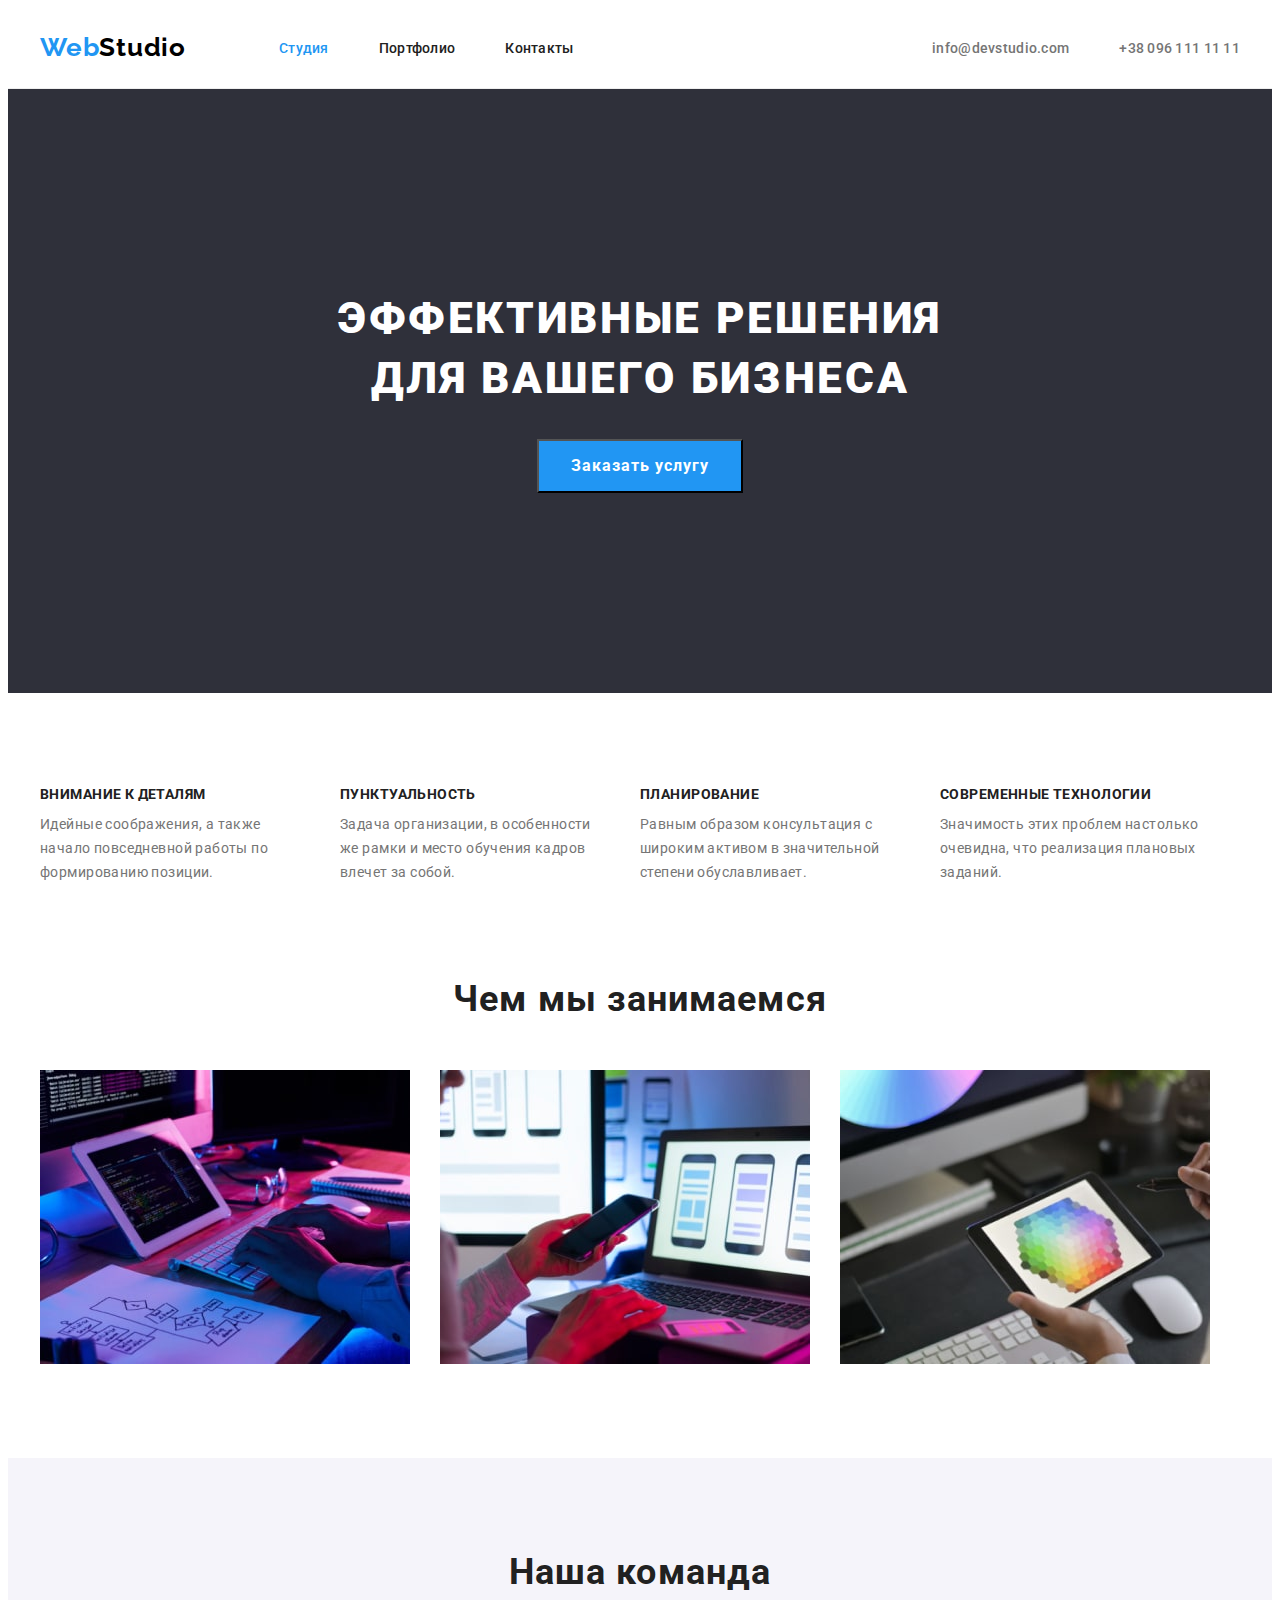
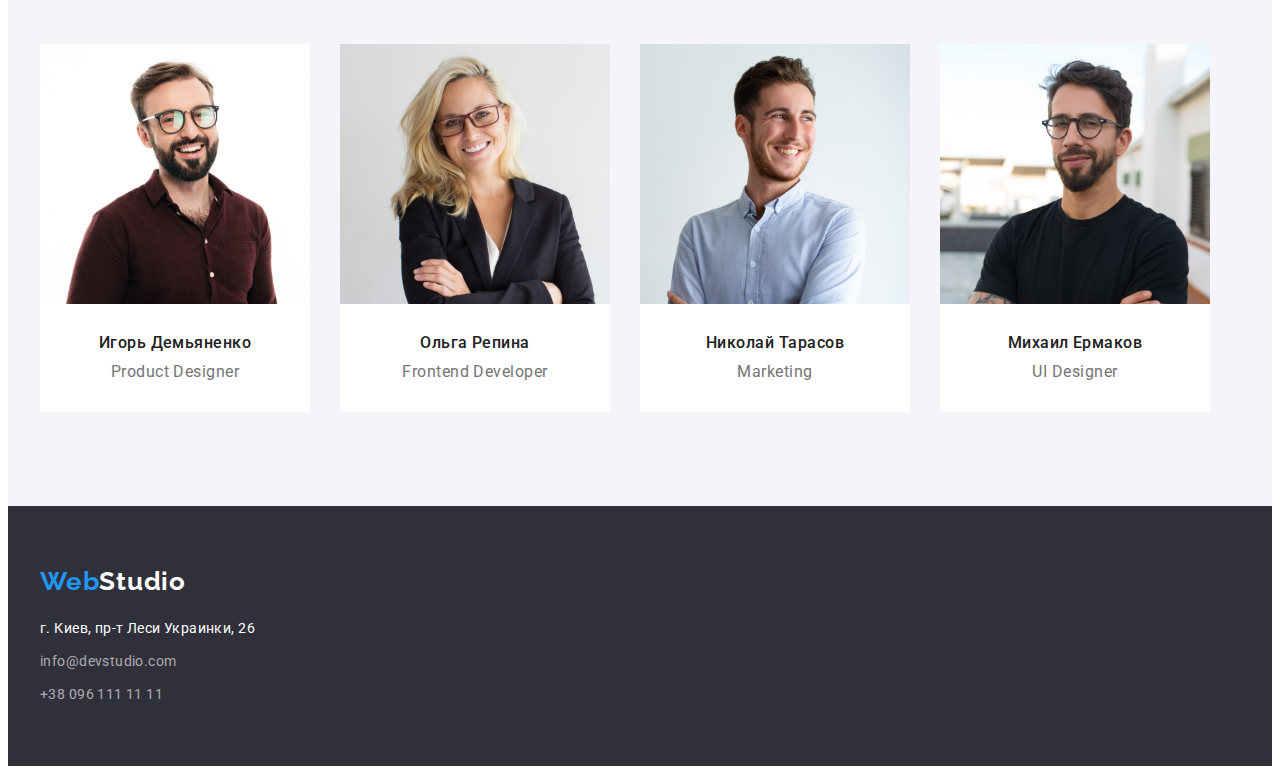
<file: index.html>
<!DOCTYPE html>
<html lang="ru">

<head>
    <meta charset="UTF-8">
    <meta http-equiv="X-UA-Compatible" content="IE=edge">
    <meta name="viewport" content="width=device-width, initial-scale=1.0">
    <title>WebStudio</title>
    <link rel="preconnect" href="https://fonts.googleapis.com">
    <link rel="preconnect" href="https://fonts.gstatic.com" crossorigin>
    <link href="https://fonts.googleapis.com/css2?family=Raleway:wght@700&family=Roboto:wght@400;500;700;900&display=swap" rel="stylesheet">
    <link rel="stylesheet" href="https://cdnjs.cloudflare.com/ajax/libs/modern-normalize/1.1.0/modern-normalize.min.css" integrity="sha512-wpPYUAdjBVSE4KJnH1VR1HeZfpl1ub8YT/NKx4PuQ5NmX2tKuGu6U/JRp5y+Y8XG2tV+wKQpNHVUX03MfMFn9Q==" crossorigin="anonymous" referrerpolicy="no-referrer"
    />
    <link rel="stylesheet" href="./css/styles.css">
</head>

<body>
    <header class="header">
        <div class="container">
            <nav class="header-nav">
                <a href="/" class="header-logo link"><span>Web</span>Studio</a>
                <ul class="nav-list list">
                    <li class="nav-button">
                        <a href="./index.html" class="nav-a nav-a-active">Студия</a>
                    </li>
                    <li class="nav-button">
                        <a href="./portfolio.html" class="nav-a">Портфолио</a>
                    </li>
                    <li class="nav-button">
                        <a href="" class="nav-a">Контакты</a>
                    </li>
                </ul>
                <ul class="header-contacts list">
                    <li class="nav-address">
                        <a href="mailto:info@devstudio.com" class="contacts link">info@devstudio.com</a>
                    </li>
                    <li class="nav-address">
                        <a href="tel:+380961111111" class="contacts link">+38 096 111 11 11</a>
                    </li>
                </ul>
            </nav>
        </div>
    </header>
    <main>
        <section class="hero">
            <div class="container">
                <h1 class="hero-titel">Эффективные решения для вашего бизнеса</h1>
                <button type="button" class="hero-btn">Заказать услугу</button>
            </div>
        </section>
        <section class="benefites-section">
            <div class="container">
                <h2 class="visualli-hidden">Наши приемущества</h2>
                <ul class="benefites list">
                    <li class="benefites-li">
                        <h3 class="benefites-titel">Внимание к деталям</h3>
                        <p class="benefites-text">Идейные соображения, а также начало повседневной работы по формированию позиции.
                        </p>
                    </li>
                    <li class="benefites-li">
                        <h3 class="benefites-titel">Пунктуальность</h3>
                        <p class="benefites-text">Задача организации, в особенности же рамки и место обучения кадров влечет за собой.
                        </p>
                    </li>
                    <li class="benefites-li">
                        <h3 class="benefites-titel">Планирование</h3>
                        <p class="benefites-text">Равным образом консультация с широким активом в значительной степени обуславливает.
                        </p>
                    </li>
                    <li class="benefites-li">
                        <h3 class="benefites-titel">Современные технологии</h3>
                        <p class="benefites-text">Значимость этих проблем настолько очевидна, что реализация плановых заданий.
                        </p>
                    </li>
                </ul>
            </div>
        </section>
        <section class="sphere-section">
            <div class="container">
                <h2 class="section-titel">Чем мы занимаемся</h2>
                <ul class="spheres list">
                    <li class="sphere">
                        <img src="./images/activity/activity_1.jpg" width="370" alt="разработка сайтов">
                    </li>
                    <li class="sphere">
                        <img src="./images/activity/activity_2.jpg" width="370" alt="разработка приложений для смартфонов">
                    </li>
                    <li class="sphere">
                        <img src="./images/activity/activity_3.jpg" width="370" alt="разработка дизайна">
                    </li>
                </ul>
            </div>
        </section>
        <section class="collective">
            <div class="container">
                <h2 class="section-titel">Наша команда</h2>
                <ul class="collective-cards list">
                    <li class="collective-card">
                        <img src="./images/command/Igor_Demianenko_1.jpg" width="270" alt="фотография Игоря Демьяненко">
                        <h3 class="worker-name">Игорь Демьяненко</h3>
                        <p class="worker-position">
                            <span lang="en">Product Designer</span>
                        </p>
                    </li>
                    <li class="collective-card">
                        <img src="./images/command/Olga_Repina_2.jpg" width="270" alt="фотография Ольги Репиной">
                        <h3 class="worker-name">Ольга Репина</h3>
                        <p class="worker-position">
                            <span lang="en">Frontend Developer</span>
                        </p>
                    </li>
                    <li class="collective-card">
                        <img src="./images/command/Nikolai_Tarasov_3.jpg" width="270" alt="фотография Николая Тарасова">
                        <h3 class="worker-name">Николай Тарасов</h3>
                        <p class="worker-position">
                            <span lang="en">Marketing</span>
                        </p>
                    </li>
                    <li class="collective-card">
                        <img src="./images/command/Michail_Ermakov_4.jpg" width="270" alt="фотография Михаила Ермакова">
                        <h3 class="worker-name">Михаил Ермаков</h3>
                        <p class="worker-position">
                            <span lang="en">UI Designer</span>
                        </p>
                    </li>
                </ul>
            </div>
        </section>
    </main>
    <footer class="footer">
        <div class="container">
            <a href="/" class="footer-logo"><span>Web</span>Studio</a>
            <address>
                <ul class="footer-list list">
                    <li class="footer-contacts"><a href="" class="address link">
                            <p> г. Киев, пр-т Леси Украинки, 26</p>
                        </a></li>
                    <li class="footer-contacts"><a href="mailto:info@devstudio.com"
                            class="address link">info@devstudio.com</a></li>
                    <li class="footer-contacts"><a href="tel:+380961111111" class="address link">+38 096 111 11 11</a>
                    </li>
                </ul>
            </address>
        </div>
    </footer>
</body>

</html>
</file>
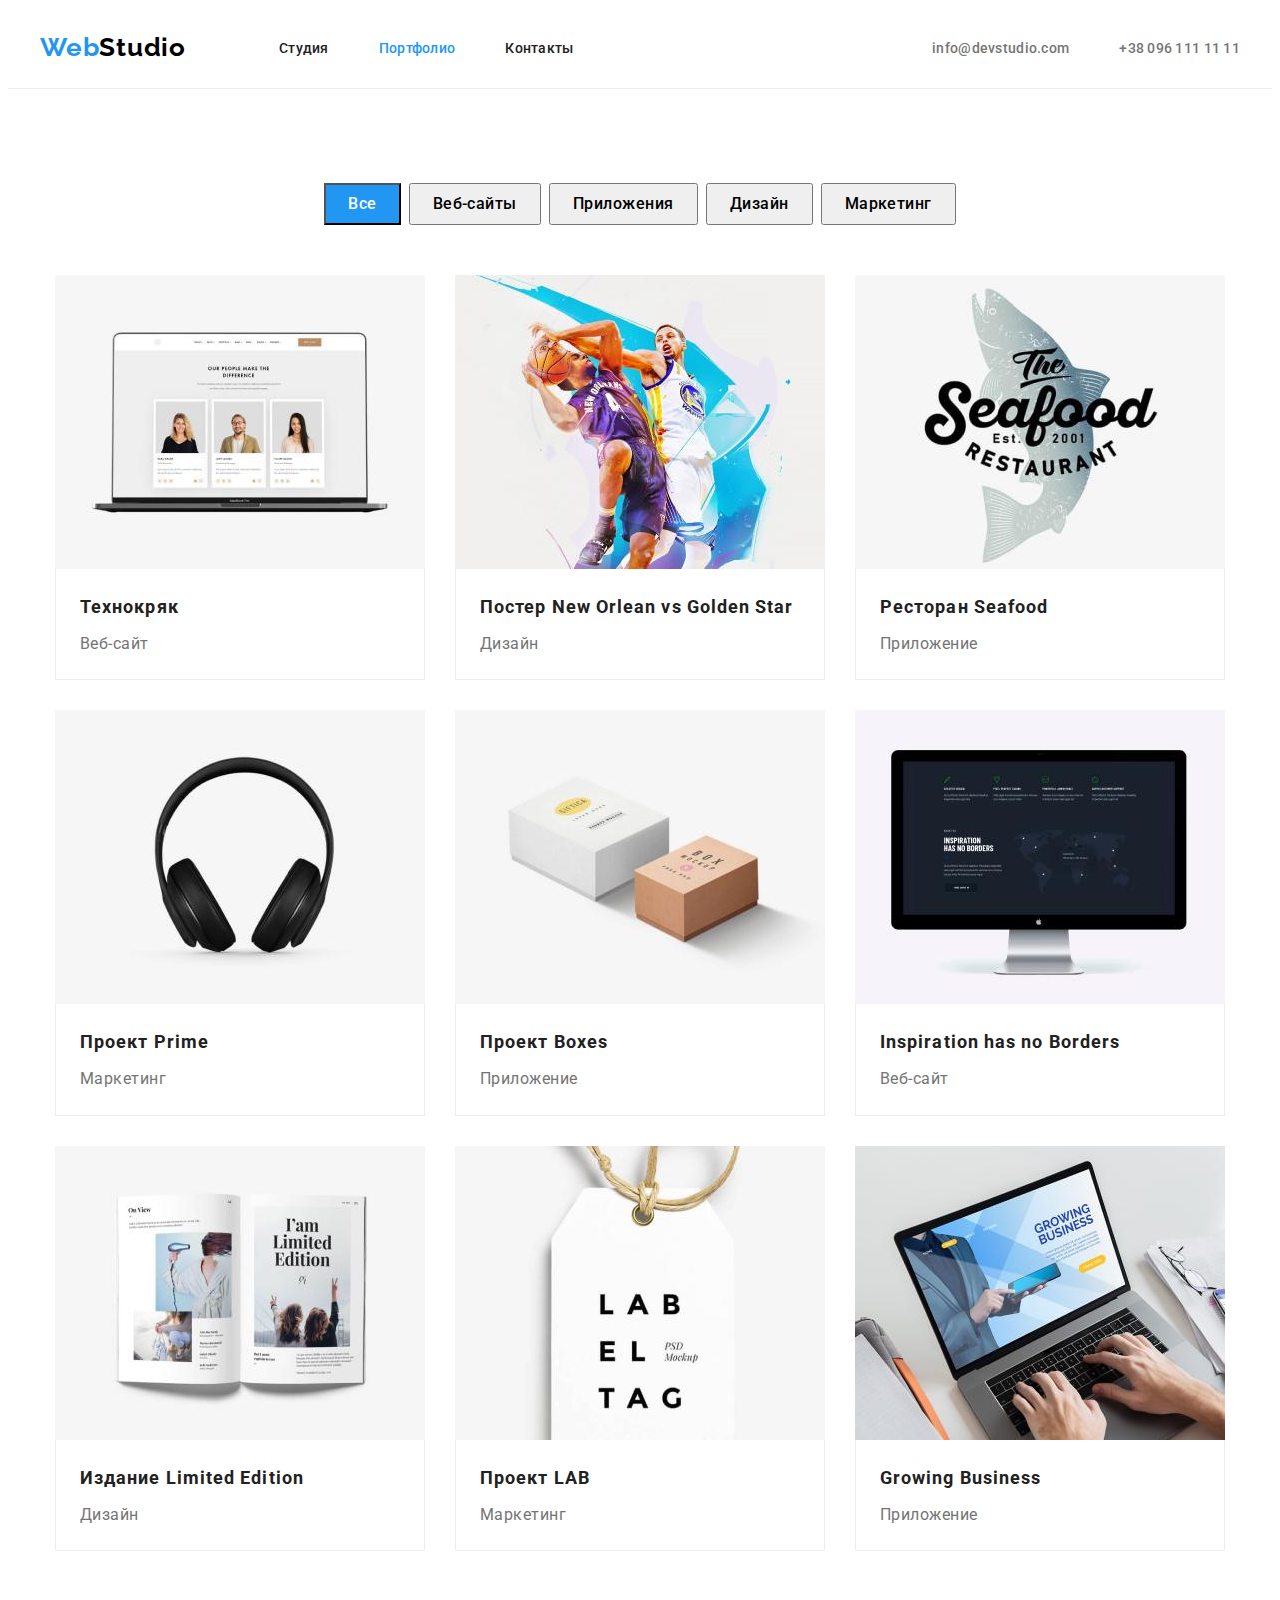
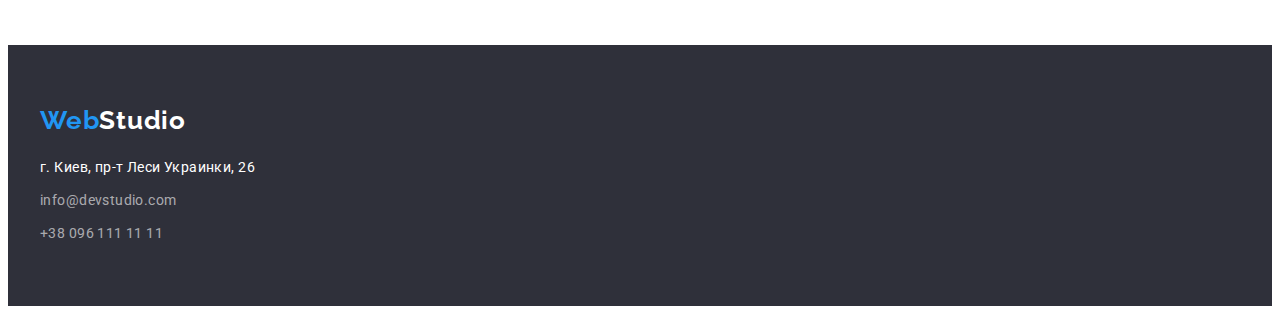
<file: portfolio.html>
<!DOCTYPE html>
<html lang="ru">

<head>
    <meta charset="UTF-8">
    <meta http-equiv="X-UA-Compatible" content="IE=edge">
    <meta name="viewport" content="width=device-width, initial-scale=1.0">
    <title>Portfolio</title>
    <link rel="preconnect" href="https://fonts.googleapis.com">
    <link rel="preconnect" href="https://fonts.gstatic.com" crossorigin>
    <link href="https://fonts.googleapis.com/css2?family=Raleway:wght@700&family=Roboto:wght@400;500;700;900&display=swap" rel="stylesheet">
    <link rel="stylesheet" href="https://cdnjs.cloudflare.com/ajax/libs/modern-normalize/1.1.0/modern-normalize.min.css" integrity="sha512-wpPYUAdjBVSE4KJnH1VR1HeZfpl1ub8YT/NKx4PuQ5NmX2tKuGu6U/JRp5y+Y8XG2tV+wKQpNHVUX03MfMFn9Q==" crossorigin="anonymous" referrerpolicy="no-referrer"
    />
    <link rel="stylesheet" href="./css/styles.css">
</head>

<body>
    <header class="header">
        <div class="container">
            <nav class="header-nav">
                <a href="/" class="header-logo link"><span>Web</span>Studio</a>
                <ul class="nav-list list">
                    <li class="nav-button">
                        <a href="./index.html" class="nav-a">Студия</a>
                    </li>
                    <li class="nav-button">
                        <a href="./portfolio.html" class="nav-a nav-a-active">Портфолио</a>
                    </li>
                    <li class="nav-button">
                        <a href="" class="nav-a">Контакты</a>
                    </li>
                </ul>
                <ul class="header-contacts list">
                    <li class="nav-address">
                        <a href="mailto:info@devstudio.com" class="contacts link">info@devstudio.com</a>
                    </li>
                    <li class="nav-address">
                        <a href="tel:+380961111111" class="contacts link">+38 096 111 11 11</a>
                    </li>
                </ul>
            </nav>
        </div>
    </header>
    <main>
        <h1 class="visualli-hidden">Наше портфолио</h1>
        <section class="filter">
            <div class="container">
                <h2 class="visualli-hidden">Фильтр</h2>
                <ul class="filter-group list">
                    <li class="button-li">
                        <button type="button" class="filter-button filter-button-active">Все</button>
                    </li>
                    <li class="button-li">
                        <button type="button" class="filter-button">Веб-сайты</button>
                    </li>
                    <li class="button-li">
                        <button type="button" class="filter-button">Приложения</button>
                    </li>
                    <li class="button-li">
                        <button type="button" class="filter-button">Дизайн</button>
                    </li>
                    <li class="button-li">
                        <button type="button" class="filter-button">Маркетинг</button>
                    </li>
                </ul>
                <h2 class="visualli-hidden">Продукты</h2>
                <ul class="cards list">
                    <li class="cards-li">
                        <a href="" class="card-a">
                            <img src="./images/portfolio/card-1.jpg" alt="" width="370">
                            <div class="cards-info">
                                <h3 class="card-name">Технокряк</h3>
                                <p class="card-type">Веб-сайт</p>
                            </div>

                        </a>
                    </li>
                    <li class="cards-li">
                        <a href="" class="card-a">
                            <img src="./images/portfolio/card-2.jpg" alt="" width="370">
                            <div class="cards-info">
                                <h3 class="card-name">Постер New Orlean vs Golden Star</h3>
                                <p class="card-type">Дизайн</p>
                            </div>
                        </a>
                    </li>
                    <li class="cards-li">
                        <a href="" class="card-a">
                            <img src="./images/portfolio/card-3.jpg" alt="" width="370">
                            <div class="cards-info">
                                <h3 class="card-name">Ресторан Seafood</h3>
                                <p class="card-type">Приложение</p>
                            </div>

                        </a>
                    </li>
                    <li class="cards-li">
                        <a href="" class="card-a">
                            <img src="./images/portfolio/card-4.jpg" alt="" width="370">
                            <div class="cards-info">
                                <h3 class="card-name">Проект Prime</h3>
                                <p class="card-type">Маркетинг</p>
                            </div>

                        </a>
                    </li>
                    <li class="cards-li">
                        <a href="" class="card-a">
                            <img src="./images/portfolio/card-5.jpg" alt="" width="370">
                            <div class="cards-info">
                                <h3 class="card-name">Проект Boxes</h3>
                                <p class="card-type">Приложение</p>
                            </div>

                        </a>
                    </li>
                    <li class="cards-li">
                        <a href="" class="card-a">
                            <img src="./images/portfolio/card-6.jpg" alt="" width="370">
                            <div class="cards-info">
                                <h3 class="card-name">Inspiration has no Borders</h3>
                                <p class="card-type">Веб-сайт</p>
                            </div>

                        </a>
                    </li>
                    <li class="cards-li">
                        <a href="" class="card-a">
                            <img src="./images/portfolio/card-7.jpg" alt="" width="370">
                            <div class="cards-info">
                                <h3 class="card-name">Издание Limited Edition</h3>
                                <p class="card-type">Дизайн</p>
                            </div>

                        </a>
                    </li>
                    <li class="cards-li">
                        <a href="" class="card-a">
                            <img src="./images/portfolio/card-8.jpg" alt="" width="370">
                            <div class="cards-info">
                                <h3 class="card-name">Проект LAB</h3>
                                <p class="card-type">Маркетинг</p>
                            </div>
                        </a>
                    </li>
                    <li class="cards-li">
                        <a href="" class="card-a">
                            <img src="./images/portfolio/card-9.jpg" alt="" width="370">
                            <div class="cards-info">
                                <h3 class="card-name">Growing Business</h3>
                                <p class="card-type">Приложение</p>
                            </div>
                        </a>
                    </li>
                </ul>
            </div>
        </section>
    </main>
    <footer class="footer">
        <div class="container">
            <a href="/" class="footer-logo"><span>Web</span>Studio</a>
            <address>
                <ul class="footer-list list">
                    <li class="footer-contacts"><a href="" class="address link">
                            <p> г. Киев, пр-т Леси Украинки, 26</p>
                        </a></li>
                    <li class="footer-contacts"><a href="mailto:info@devstudio.com"
                            class="address link">info@devstudio.com</a></li>
                    <li class="footer-contacts"><a href="tel:+380961111111" class="address link">+38 096 111 11 11</a>
                    </li>
                </ul>
            </address>
        </div>
    </footer>

</body>

</html>
</file>
<file: css/styles.css>
/* ------------style reset------------------------ */

p,
h1,
h2,
h3,
h4,
h5,
h6 {
    margin: 0;
}

ul {
    margin: 0;
    padding-left: 0;
}

img {
    display: block;
}


/* ------------------root------------------------ */

:root {
    --background-first-color: #ffffff;
    --background-collective-color: #FFFFFF;
    --background-two-color: #2F303A;
    --background-footer: #2F303A;
    --background-hero: #2F303A;
    --background-collective: #F5F4FA;
    --bg-logo-active-color: #2196F3;
    --feader-logo-color: #000000;
    --font-first-color: #212121;
    --font-two-color: #757575;
    --font-hero-btn: #FFFFFF;
    --font-active-color: #ffffff;
    --footer-logo-color: #FFFFFF;
    --address-color: #FFFFFF;
    --border-color: #EEEEEE;
}


/* -----------------styles -------------------*/

body {
    background-color: var(--background-first-color);
    font-family: Roboto, sans-serif;
    color: var(--font-first-color);
}

.container {
    width: 1200px;
    margin: 0 auto;
    padding-left: 15px;
    padding-right: 15px;
}

.list {
    list-style: none;
}

.link {
    text-decoration: none;
}

.visualli-hidden {
    position: absolute;
    width: 1px;
    height: 1px;
    margin: -1px;
    padding: 0;
    overflow: hidden;
    border: 0;
    clip: rect(0 0 0 0);
}


/*------------------ header-------------------- */

.header {
    padding-top: 24px;
    padding-bottom: 25px;
    border-bottom: 1px solid var(--border-color);
}

.header-nav {
    display: flex;
    align-items: center;
}

.nav-list {
    display: flex;
}

.nav-button:not(:last-child) {
    margin-right: 50px;
}

.header-contacts {
    display: flex;
    align-items: center;
    margin-left: auto;
}

.header-logo {
    font-family: Raleway;
    font-weight: 700;
    font-size: 26px;
    line-height: 1.2;
    letter-spacing: 0.03em;
    color: var(--feader-logo-color);
    text-decoration: none;
}

.header-logo span {
    color: var(--bg-logo-active-color);
}

.nav-list {
    margin-left: 93px;
}

.nav-a {
    color: var(--font-first-color);
    font-weight: 500;
    font-size: 14px;
    line-height: 1.14;
    letter-spacing: 0.02em;
    text-decoration: none;
}

.nav-a:hover,
.nav-a:focus {
    color: var(--bg-logo-active-color);
}

.nav-a-active {
    color: var(--bg-logo-active-color);
}

.nav-address:not(:last-child) {
    margin-right: 50px;
}

.contacts {
    color: var(--font-two-color);
    font-weight: 500;
    font-size: 14px;
    line-height: 1.14;
    letter-spacing: 0.02em;
}

.contacts:hover,
.contacts:focus {
    color: var(--bg-logo-active-color);
}


/*---------------- main index----------------- */

.section-titel {
    margin-bottom: 50px;
    text-align: center;
    font-weight: 700;
    font-size: 36px;
    line-height: 1.16;
    letter-spacing: 0.03em;
    color: var(--font-first-color);
}

.hero {
    padding-top: 200px;
    padding-bottom: 200px;
    background-color: var(--background-hero);
}

.hero-titel {
    max-width: 696px;
    text-align: center;
    margin: 0 auto;
    margin-bottom: 30px;
    font-weight: 900;
    font-size: 44px;
    line-height: 1.36;
    letter-spacing: 0.06em;
    color: var(--background-first-color);
    text-transform: uppercase;
}

.hero-btn {
    display: block;
    margin: auto;
    padding-top: 10px;
    padding-left: 32px;
    padding-right: 32px;
    padding-bottom: 10px;
    font-family: inherit;
    font-weight: 700;
    font-size: 16px;
    line-height: 30px;
    letter-spacing: 0.06em;
    color: var(--font-hero-btn);
    background-color: var(--bg-logo-active-color);
    cursor: pointer;
}

.benefites-section {
    padding-top: 94px;
    padding-bottom: 94px;
}

.benefites {
    display: flex;
}

.benefites-li {
    max-width: 270px;
}

.benefites-li:not(:last-child) {
    margin-right: 30px;
}

.benefites-titel {
    margin-bottom: 10px;
    font-weight: 700;
    font-size: 14px;
    line-height: 1.14;
    letter-spacing: 0.03em;
    text-transform: uppercase;
}

.benefites-text {
    font-size: 14px;
    line-height: 1.71;
    letter-spacing: 0.03em;
    color: var(--font-two-color);
}

.sphere-section {
    padding-bottom: 94px;
}

.spheres {
    display: flex;
}

.sphere:not(:last-child) {
    margin-right: 30px;
}

.collective {
    padding-top: 94px;
    padding-bottom: 94px;
    background: var(--background-collective);
}

.collective-cards {
    display: flex;
}

.collective-card {
    background-color: var(--background-collective-color);
}

.collective-card:not(:last-child) {
    margin-right: 30px;
}

.worker-name {
    margin-top: 30px;
    text-align: center;
    font-weight: 500;
    font-size: 16px;
    line-height: 1.18;
    letter-spacing: 0.03em;
}

.worker-position {
    margin-top: 10px;
    margin-bottom: 30px;
    text-align: center;
    font-size: 16px;
    line-height: 1.18;
    letter-spacing: 0.03em;
    color: var(--font-two-color);
}


/*-------------- main portfolio---------------*/

.filter {
    padding-top: 94px;
}

.filter-group {
    display: flex;
    justify-content: center;
}

.button-li:not(:last-child) {
    margin-right: 8px;
}

.filter-group.list {
    margin-bottom: 50px;
}

.filter-button {
    padding-top: 6px;
    padding-left: 22px;
    padding-right: 22px;
    padding-bottom: 6px;
    font-family: inherit;
    font-weight: 500;
    font-size: 16px;
    line-height: 1.6;
    letter-spacing: 0.03em;
    cursor: pointer;
}

.filter-button:hover,
.filter-button:focus {
    color: var(--font-active-color);
    background-color: var(--bg-logo-active-color);
}

.filter-button-active {
    color: var(--font-active-color);
    background-color: var(--bg-logo-active-color);
}


/* ----------------portfolio cards group---------------- */

.cards.list {
    padding-right: 0;
    padding-bottom: 94px;
}

.cards {
    display: flex;
    flex-wrap: wrap;
    justify-content: center;
    margin-top: 34px;
}

.cards-info {
    padding-top: 20px;
    padding-left: 24px;
    padding-right: 24px;
    padding-bottom: 20px;
    border-left: 1px solid var(--border-color);
    border-right: 1px solid var(--border-color);
    border-bottom: 1px solid var(--border-color);
}

.cards-li {
    width: 370px;
    margin-right: 30px;
    margin-bottom: 30px;
}

.cards-li:nth-child(3n) {
    margin-right: 0;
}

.cards-li:nth-last-child(-n+3) {
    margin-bottom: 0;
}

.card-a {
    text-decoration: none;
}

.card-name {
    margin-bottom: 4px;
    color: var(--font-first-color);
    font-weight: 700;
    font-size: 18px;
    line-height: 2;
    letter-spacing: 0.06em;
}

.card-type {
    color: var(--font-two-color);
    font-size: 16px;
    line-height: 1.9;
    letter-spacing: 0.03em;
}


/*---------------- footer-------------------- */

.footer {
    background: var(--background-footer);
    padding-top: 60px;
    padding-bottom: 60px;
}

.footer-logo {
    font-family: Raleway;
    font-weight: 700;
    font-size: 26px;
    line-height: 1.2;
    letter-spacing: 0.03em;
    color: var(--footer-logo-color);
    text-decoration: none;
}

.footer-logo span {
    color: var(--bg-logo-active-color);
}

.footer-list {
    list-style: none;
    margin-top: 20px;
    padding: 0;
}

.footer-contacts:not(:last-child) {
    margin-bottom: 9px;
}

.address {
    font-size: 14px;
    line-height: 1.7;
    letter-spacing: 0.03em;
    color: rgba(255, 255, 255, 0.6);
    font-style: normal;
}

.address:hover,
.address:focus {
    color: var(--bg-logo-active-color);
}

.address p {
    color: var(--address-color);
}
</file>
